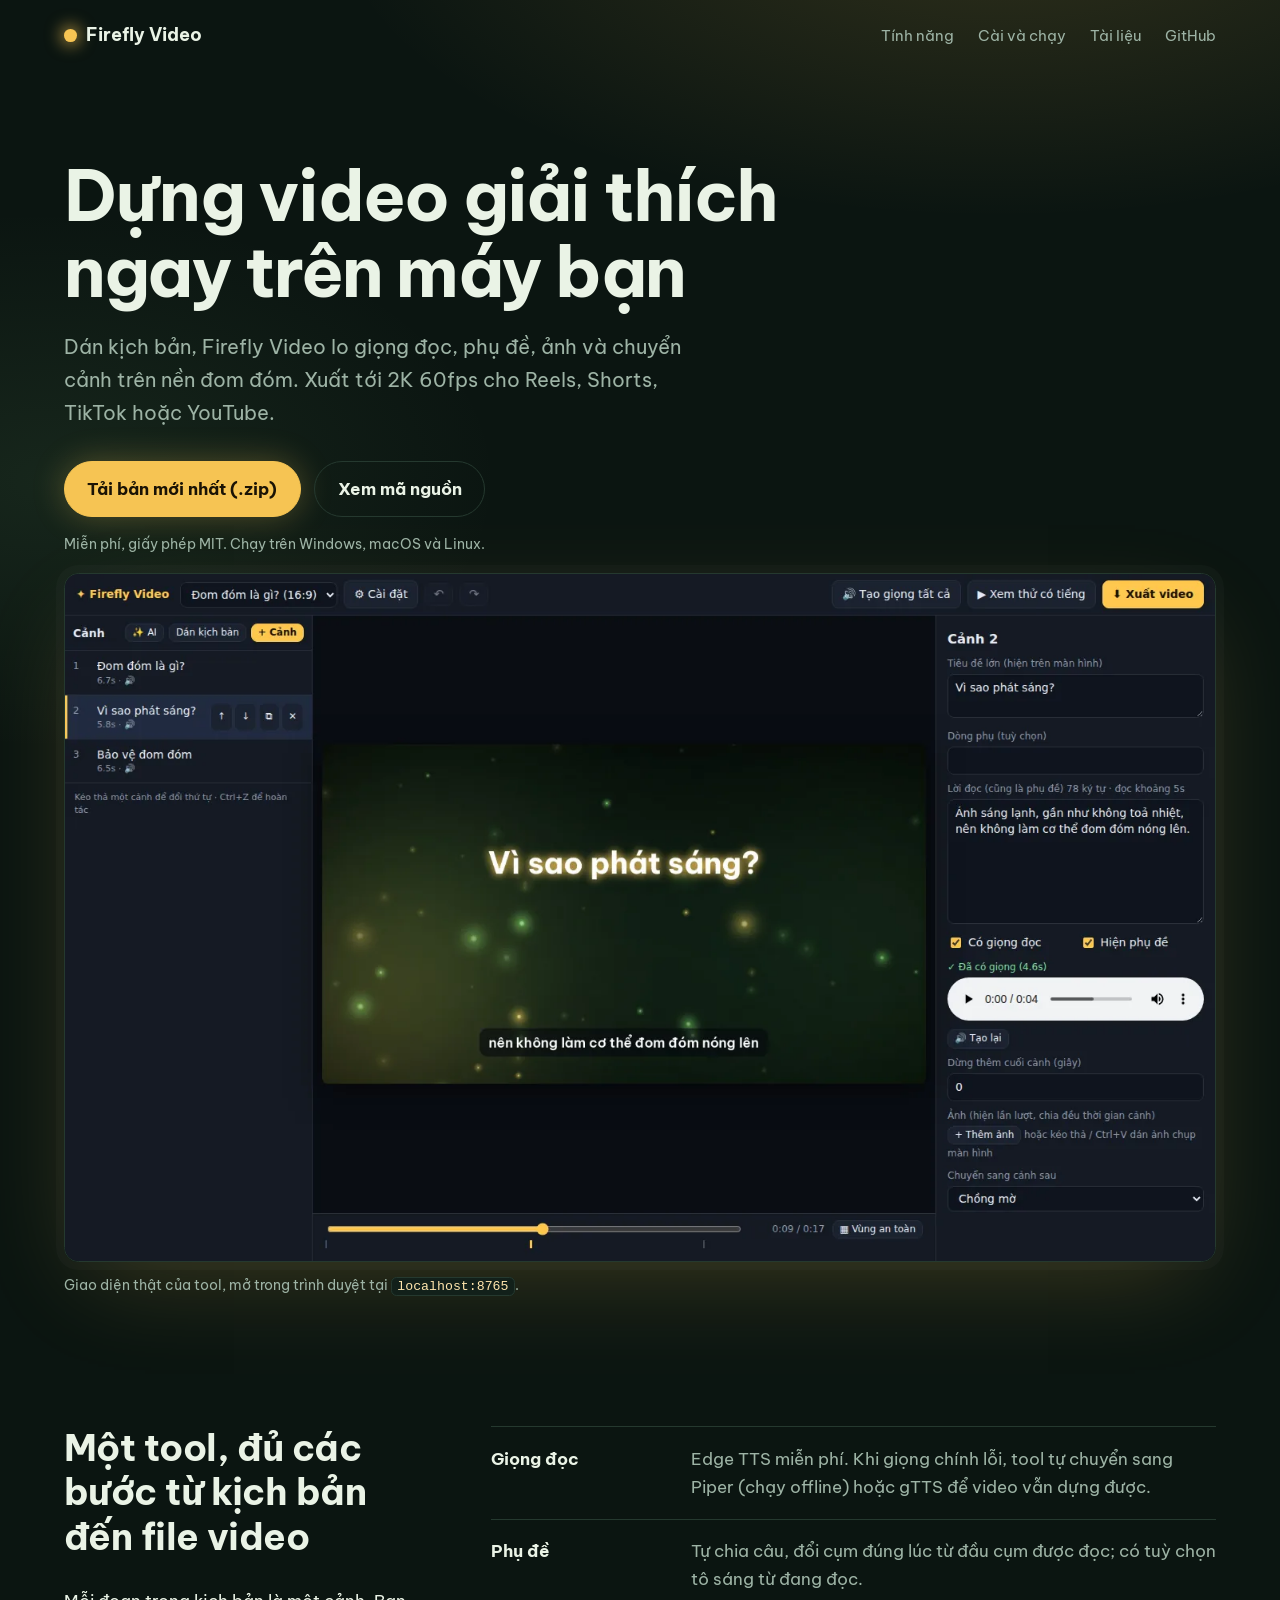
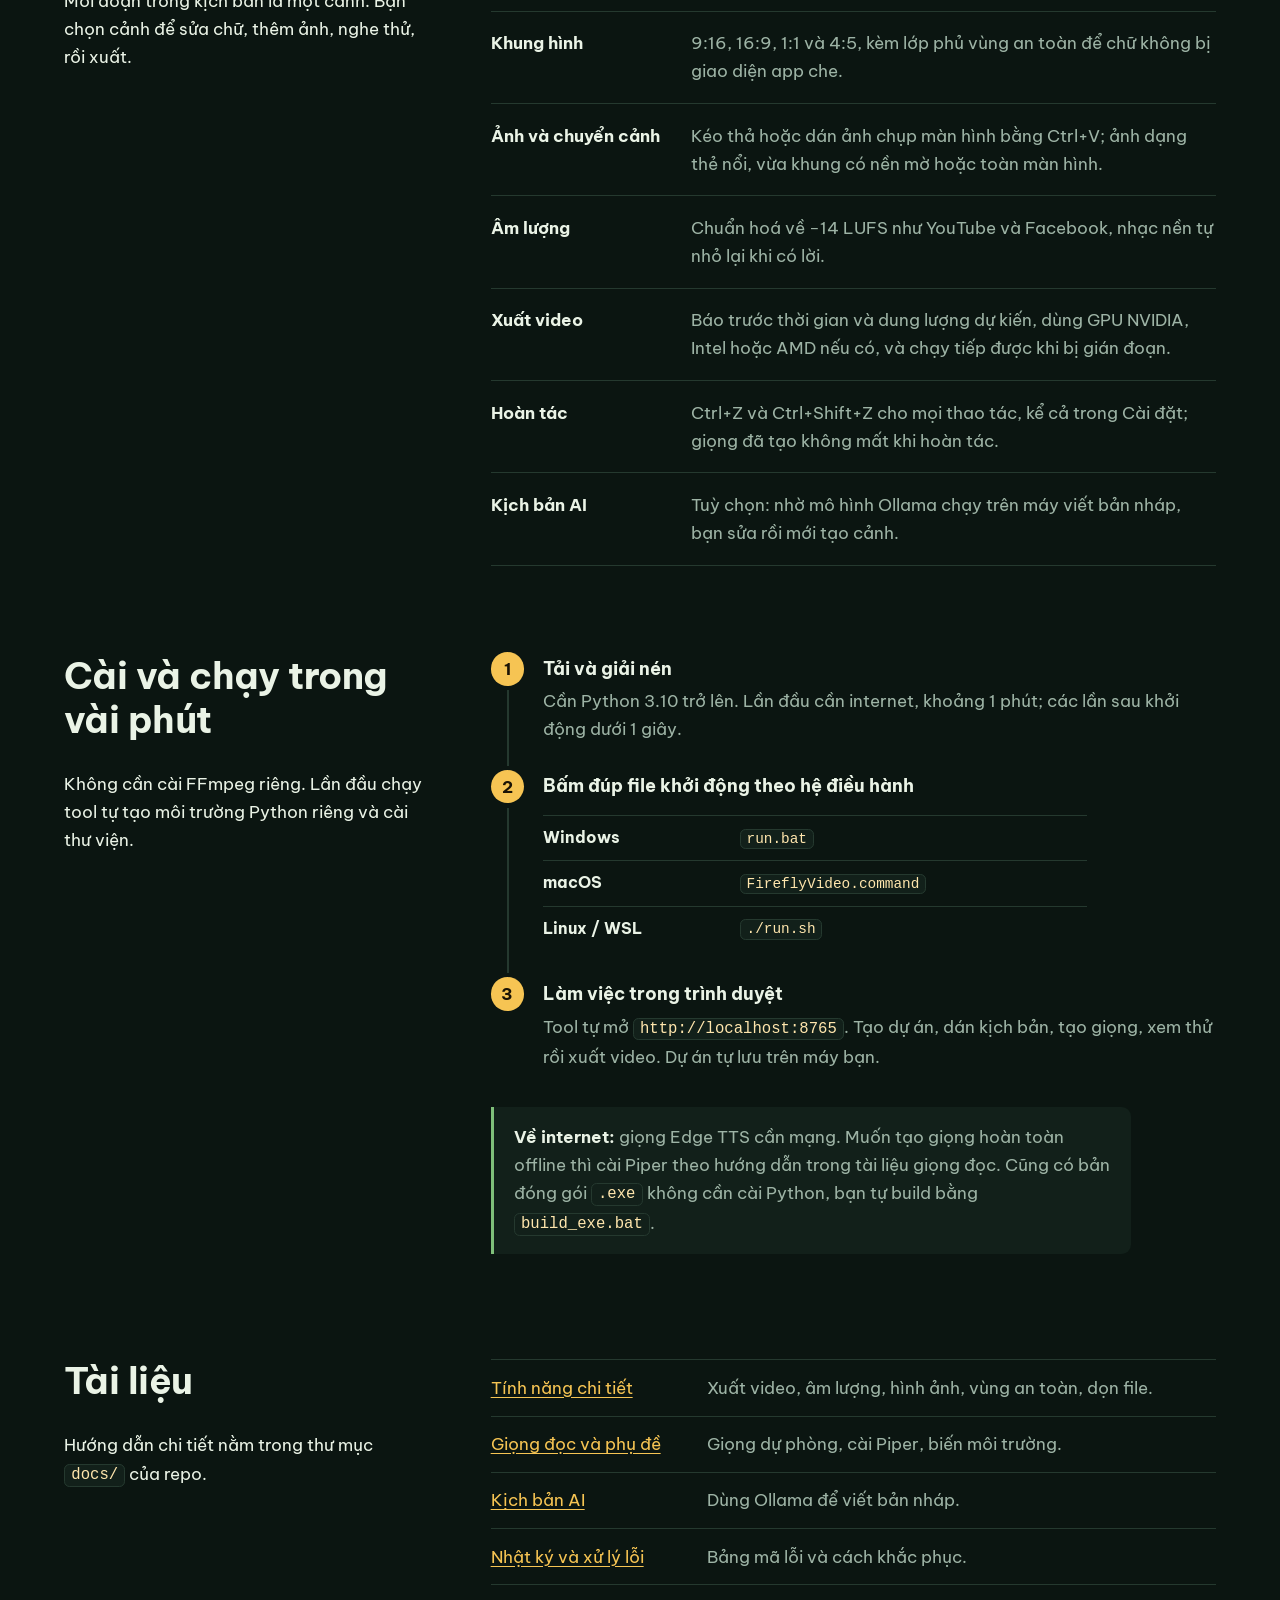
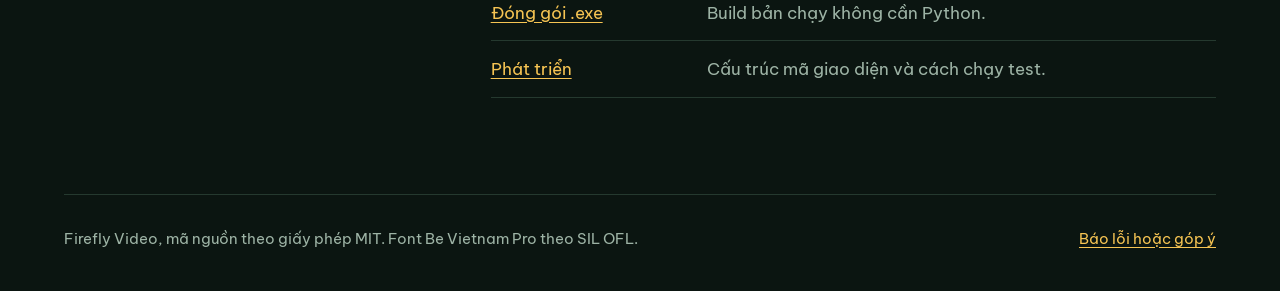
<file: docs/index.html>
<!DOCTYPE html>
<html lang="vi">
<head>
<meta charset="utf-8">
<meta name="viewport" content="width=device-width, initial-scale=1">
<title>Firefly Video – dựng video giải thích ngay trên máy bạn</title>
<meta name="description" content="Dán kịch bản, Firefly Video lo giọng đọc, phụ đề, ảnh và chuyển cảnh trên nền đom đóm. Chạy trên máy bạn, xuất tới 2K 60fps. Mã nguồn mở, giấy phép MIT.">
<link rel="canonical" href="https://ndhn27.github.io/firefly/">
<meta property="og:type" content="website">
<meta property="og:site_name" content="Firefly Video">
<meta property="og:locale" content="vi_VN">
<meta property="og:url" content="https://ndhn27.github.io/firefly/">
<meta property="og:title" content="Firefly Video – dựng video giải thích ngay trên máy bạn">
<meta property="og:description" content="Dán kịch bản, Firefly Video lo giọng đọc, phụ đề, ảnh và chuyển cảnh trên nền đom đóm. Chạy trên máy bạn, xuất tới 2K 60fps. Mã nguồn mở, giấy phép MIT.">
<meta property="og:image" content="https://ndhn27.github.io/firefly/screenshot.png">
<meta property="og:image:width" content="1440">
<meta property="og:image:height" content="860">
<meta property="og:image:alt" content="Giao diện Firefly Video">
<meta name="twitter:card" content="summary_large_image">
<link rel="icon" href="data:image/svg+xml,%3Csvg xmlns='http://www.w3.org/2000/svg' viewBox='0 0 32 32'%3E%3Ccircle cx='16' cy='16' r='7' fill='%23f6c453'/%3E%3Ccircle cx='16' cy='16' r='13' fill='%23f6c453' opacity='.25'/%3E%3C/svg%3E">
<link rel="preload" href="fonts/BeVietnamPro-Regular.woff2" as="font" type="font/woff2" crossorigin>
<link rel="preload" href="fonts/BeVietnamPro-Bold.woff2" as="font" type="font/woff2" crossorigin>
<style>
@font-face { font-family: "Be Vietnam Pro"; font-style: normal; font-weight: 400 500; font-display: swap; src: url("fonts/BeVietnamPro-Regular.woff2") format("woff2"); }
@font-face { font-family: "Be Vietnam Pro"; font-style: normal; font-weight: 700 800; font-display: swap; src: url("fonts/BeVietnamPro-Bold.woff2") format("woff2"); }
:root {
  --night: #0b1511; --soil: #12201a; --line: #25392f;
  --text: #eaf3e6; --muted: #9db3a5; --glow: #f6c453; --moss: #7fbf7a;
  color-scheme: dark;
}
* { box-sizing: border-box; }
html { scroll-behavior: smooth; }
body {
  margin: 0; background: var(--night); color: var(--text);
  font: 400 1.0625rem/1.65 "Be Vietnam Pro", system-ui, "Segoe UI", Roboto, sans-serif;
  background-image: radial-gradient(60rem 28rem at 78% -6rem, rgba(246,196,83,.16), transparent 70%),
                    radial-gradient(40rem 24rem at 4% 30rem, rgba(127,191,122,.10), transparent 70%);
  background-repeat: no-repeat;
}
a { color: var(--glow); text-underline-offset: .2em; }
a:hover { color: #ffe09a; }
:focus-visible { outline: 3px solid var(--glow); outline-offset: 3px; border-radius: 4px; }
.wrap { width: min(72rem, 100% - 2.5rem); margin-inline: auto; }
header.top { display: flex; justify-content: space-between; align-items: center; padding: 1.25rem 0; }
.brand { font-weight: 800; font-size: 1.15rem; color: var(--text); text-decoration: none; display: inline-flex; align-items: center; gap: .6rem; }
.brand i { width: .8rem; height: .8rem; border-radius: 50%; background: var(--glow); box-shadow: 0 0 .9rem .25rem rgba(246,196,83,.55); }
header.top nav { display: flex; gap: 1.5rem; font-size: .95rem; }
header.top nav a { color: var(--muted); text-decoration: none; }
header.top nav a:hover { color: var(--text); }

.hero { padding: clamp(2.5rem, 7vw, 5.5rem) 0 2.5rem; }
h1 { font-weight: 800; font-size: clamp(2.35rem, 6.2vw, 4.4rem); line-height: 1.08; letter-spacing: -.025em; margin: 0 0 1.25rem; max-width: 15em; text-wrap: balance; }
.lead { font-size: clamp(1.05rem, 2vw, 1.25rem); color: var(--muted); max-width: 40rem; margin: 0 0 2rem; }
.actions { display: flex; flex-wrap: wrap; gap: .85rem; }
.btn { display: inline-block; padding: .8rem 1.4rem; border-radius: 999px; font-weight: 700; text-decoration: none; border: 1.5px solid var(--line); color: var(--text); }
.btn:hover { border-color: var(--muted); color: var(--text); }
.btn.main { background: var(--glow); border-color: var(--glow); color: #1a1305; box-shadow: 0 0 2rem rgba(246,196,83,.28); }
.btn.main:hover { background: #ffd978; border-color: #ffd978; color: #1a1305; }
.small { color: var(--muted); font-size: .9rem; margin: 1rem 0 0; }

.shot { margin: 1rem 0 0; }
.shot img { display: block; width: 100%; height: auto; border-radius: .9rem; border: 1px solid var(--line); box-shadow: 0 2rem 6rem -1.5rem rgba(246,196,83,.22), 0 0 0 .5rem rgba(255,255,255,.02); }
.shot figcaption { color: var(--muted); font-size: .9rem; margin-top: .8rem; }

section { padding: clamp(3rem, 7vw, 5.5rem) 0 0; }
h2 { font-size: clamp(1.6rem, 3.4vw, 2.3rem); line-height: 1.2; letter-spacing: -.015em; margin: 0 0 1.75rem; font-weight: 800; }
.split { display: grid; grid-template-columns: 1fr 2fr; gap: 2rem 4rem; }
@media (max-width: 52rem) { .split { grid-template-columns: 1fr; } header.top nav { display: none; } }
.split > p { color: var(--muted); margin: 0; max-width: 24rem; }

dl.feat { margin: 0; }
dl.feat div { display: grid; grid-template-columns: 11rem 1fr; gap: .25rem 1.5rem; padding: 1.1rem 0; border-top: 1px solid var(--line); }
dl.feat div:last-child { border-bottom: 1px solid var(--line); }
dl.feat dt { font-weight: 700; }
dl.feat dd { margin: 0; color: var(--muted); }
@media (max-width: 40rem) { dl.feat div { grid-template-columns: 1fr; } }

ol.steps { list-style: none; margin: 0; padding: 0; counter-reset: s; }
ol.steps > li { counter-increment: s; position: relative; padding: 0 0 1.75rem 3.25rem; }
ol.steps > li::before { content: counter(s); position: absolute; left: 0; top: -.1rem; width: 2.1rem; height: 2.1rem; border-radius: 50%; background: var(--glow); color: #1a1305; font-weight: 800; display: grid; place-items: center; }
ol.steps > li:not(:last-child)::after { content: ""; position: absolute; left: 1.02rem; top: 2.3rem; bottom: .35rem; width: 2px; background: var(--line); }
ol.steps h3 { margin: 0 0 .3rem; font-size: 1.1rem; }
ol.steps p { margin: 0; color: var(--muted); }
table.os { border-collapse: collapse; margin: .9rem 0 0; font-size: .98rem; width: 100%; max-width: 34rem; }
table.os th, table.os td { text-align: left; padding: .55rem 1rem .55rem 0; border-top: 1px solid var(--line); font-weight: 400; }
table.os th { color: var(--text); font-weight: 700; white-space: nowrap; }
code { font-family: ui-monospace, "Cascadia Code", Menlo, Consolas, monospace; font-size: .92em; background: var(--soil); border: 1px solid var(--line); padding: .08em .4em; border-radius: .35rem; color: #ffe6ad; }
.note { background: var(--soil); border-left: 3px solid var(--moss); padding: 1rem 1.25rem; border-radius: 0 .6rem .6rem 0; color: var(--muted); margin-top: .5rem; max-width: 40rem; }
.note b { color: var(--text); }

ul.docs { list-style: none; margin: 0; padding: 0; }
ul.docs li { padding: .85rem 0; border-top: 1px solid var(--line); display: grid; grid-template-columns: 12rem 1fr; gap: .25rem 1.5rem; }
ul.docs li:last-child { border-bottom: 1px solid var(--line); }
ul.docs span { color: var(--muted); }
@media (max-width: 40rem) { ul.docs li { grid-template-columns: 1fr; } }

footer { margin-top: clamp(3.5rem, 8vw, 6rem); border-top: 1px solid var(--line); padding: 2rem 0 3rem; color: var(--muted); font-size: .92rem; display: flex; flex-wrap: wrap; gap: .5rem 2rem; justify-content: space-between; }
@media (prefers-reduced-motion: reduce) { html { scroll-behavior: auto; } }
</style>
</head>
<body>
<div class="wrap">
  <header class="top">
    <a class="brand" href="#"><i aria-hidden="true"></i>Firefly Video</a>
    <nav aria-label="Điều hướng">
      <a href="#tinh-nang">Tính năng</a>
      <a href="#cai-dat">Cài và chạy</a>
      <a href="#tai-lieu">Tài liệu</a>
      <a href="https://github.com/ndhn27/firefly">GitHub</a>
    </nav>
  </header>

  <main>
    <div class="hero">
      <h1>Dựng video giải thích ngay trên máy bạn</h1>
      <p class="lead">Dán kịch bản, Firefly Video lo giọng đọc, phụ đề, ảnh và chuyển cảnh trên nền đom đóm. Xuất tới 2K 60fps cho Reels, Shorts, TikTok hoặc YouTube.</p>
      <div class="actions">
        <a class="btn main" href="https://github.com/ndhn27/firefly/archive/refs/heads/main.zip">Tải bản mới nhất (.zip)</a>
        <a class="btn" href="https://github.com/ndhn27/firefly">Xem mã nguồn</a>
      </div>
      <p class="small">Miễn phí, giấy phép MIT. Chạy trên Windows, macOS và Linux.</p>

      <figure class="shot">
        <img src="screenshot.png" srcset="screenshot-720.webp 720w, screenshot-1440.webp 1440w" sizes="(min-width: 77.5rem) 72rem, calc(100vw - 2.5rem)" fetchpriority="high" decoding="async" width="1440" height="860" alt="Giao diện Firefly Video: danh sách cảnh bên trái, khung xem trước có tiêu đề và phụ đề ở giữa, khung chỉnh sửa cảnh bên phải">
        <figcaption>Giao diện thật của tool, mở trong trình duyệt tại <code>localhost:8765</code>.</figcaption>
      </figure>
    </div>

    <section id="tinh-nang">
      <div class="split">
        <div>
          <h2>Một tool, đủ các bước từ kịch bản đến file video</h2>
          <p>Mỗi đoạn trong kịch bản là một cảnh. Bạn chọn cảnh để sửa chữ, thêm ảnh, nghe thử, rồi xuất.</p>
        </div>
        <dl class="feat">
          <div><dt>Giọng đọc</dt><dd>Edge TTS miễn phí. Khi giọng chính lỗi, tool tự chuyển sang Piper (chạy offline) hoặc gTTS để video vẫn dựng được.</dd></div>
          <div><dt>Phụ đề</dt><dd>Tự chia câu, đổi cụm đúng lúc từ đầu cụm được đọc; có tuỳ chọn tô sáng từ đang đọc.</dd></div>
          <div><dt>Khung hình</dt><dd>9:16, 16:9, 1:1 và 4:5, kèm lớp phủ vùng an toàn để chữ không bị giao diện app che.</dd></div>
          <div><dt>Ảnh và chuyển cảnh</dt><dd>Kéo thả hoặc dán ảnh chụp màn hình bằng Ctrl+V; ảnh dạng thẻ nổi, vừa khung có nền mờ hoặc toàn màn hình.</dd></div>
          <div><dt>Âm lượng</dt><dd>Chuẩn hoá về −14 LUFS như YouTube và Facebook, nhạc nền tự nhỏ lại khi có lời.</dd></div>
          <div><dt>Xuất video</dt><dd>Báo trước thời gian và dung lượng dự kiến, dùng GPU NVIDIA, Intel hoặc AMD nếu có, và chạy tiếp được khi bị gián đoạn.</dd></div>
          <div><dt>Hoàn tác</dt><dd>Ctrl+Z và Ctrl+Shift+Z cho mọi thao tác, kể cả trong Cài đặt; giọng đã tạo không mất khi hoàn tác.</dd></div>
          <div><dt>Kịch bản AI</dt><dd>Tuỳ chọn: nhờ mô hình Ollama chạy trên máy viết bản nháp, bạn sửa rồi mới tạo cảnh.</dd></div>
        </dl>
      </div>
    </section>

    <section id="cai-dat">
      <div class="split">
        <div>
          <h2>Cài và chạy trong vài phút</h2>
          <p>Không cần cài FFmpeg riêng. Lần đầu chạy tool tự tạo môi trường Python riêng và cài thư viện.</p>
        </div>
        <div>
          <ol class="steps">
            <li>
              <h3>Tải và giải nén</h3>
              <p>Cần Python 3.10 trở lên. Lần đầu cần internet, khoảng 1 phút; các lần sau khởi động dưới 1 giây.</p>
            </li>
            <li>
              <h3>Bấm đúp file khởi động theo hệ điều hành</h3>
              <table class="os">
                <tr><th>Windows</th><td><code>run.bat</code></td></tr>
                <tr><th>macOS</th><td><code>FireflyVideo.command</code></td></tr>
                <tr><th>Linux / WSL</th><td><code>./run.sh</code></td></tr>
              </table>
            </li>
            <li>
              <h3>Làm việc trong trình duyệt</h3>
              <p>Tool tự mở <code>http://localhost:8765</code>. Tạo dự án, dán kịch bản, tạo giọng, xem thử rồi xuất video. Dự án tự lưu trên máy bạn.</p>
            </li>
          </ol>
          <p class="note"><b>Về internet:</b> giọng Edge TTS cần mạng. Muốn tạo giọng hoàn toàn offline thì cài Piper theo hướng dẫn trong tài liệu giọng đọc. Cũng có bản đóng gói <code>.exe</code> không cần cài Python, bạn tự build bằng <code>build_exe.bat</code>.</p>
        </div>
      </div>
    </section>

    <section id="tai-lieu">
      <div class="split">
        <div>
          <h2>Tài liệu</h2>
          <p>Hướng dẫn chi tiết nằm trong thư mục <code>docs/</code> của repo.</p>
        </div>
        <ul class="docs">
          <li><a href="https://github.com/ndhn27/firefly/blob/main/docs/features.md">Tính năng chi tiết</a><span>Xuất video, âm lượng, hình ảnh, vùng an toàn, dọn file.</span></li>
          <li><a href="https://github.com/ndhn27/firefly/blob/main/docs/tts.md">Giọng đọc và phụ đề</a><span>Giọng dự phòng, cài Piper, biến môi trường.</span></li>
          <li><a href="https://github.com/ndhn27/firefly/blob/main/docs/ai-script.md">Kịch bản AI</a><span>Dùng Ollama để viết bản nháp.</span></li>
          <li><a href="https://github.com/ndhn27/firefly/blob/main/docs/troubleshooting.md">Nhật ký và xử lý lỗi</a><span>Bảng mã lỗi và cách khắc phục.</span></li>
          <li><a href="https://github.com/ndhn27/firefly/blob/main/docs/packaging.md">Đóng gói .exe</a><span>Build bản chạy không cần Python.</span></li>
          <li><a href="https://github.com/ndhn27/firefly/blob/main/docs/development.md">Phát triển</a><span>Cấu trúc mã giao diện và cách chạy test.</span></li>
        </ul>
      </div>
    </section>
  </main>

  <footer>
    <span>Firefly Video, mã nguồn theo giấy phép MIT. Font Be Vietnam Pro theo SIL OFL.</span>
    <a href="https://github.com/ndhn27/firefly/issues">Báo lỗi hoặc góp ý</a>
  </footer>
</div>
</body>
</html>
</file>
